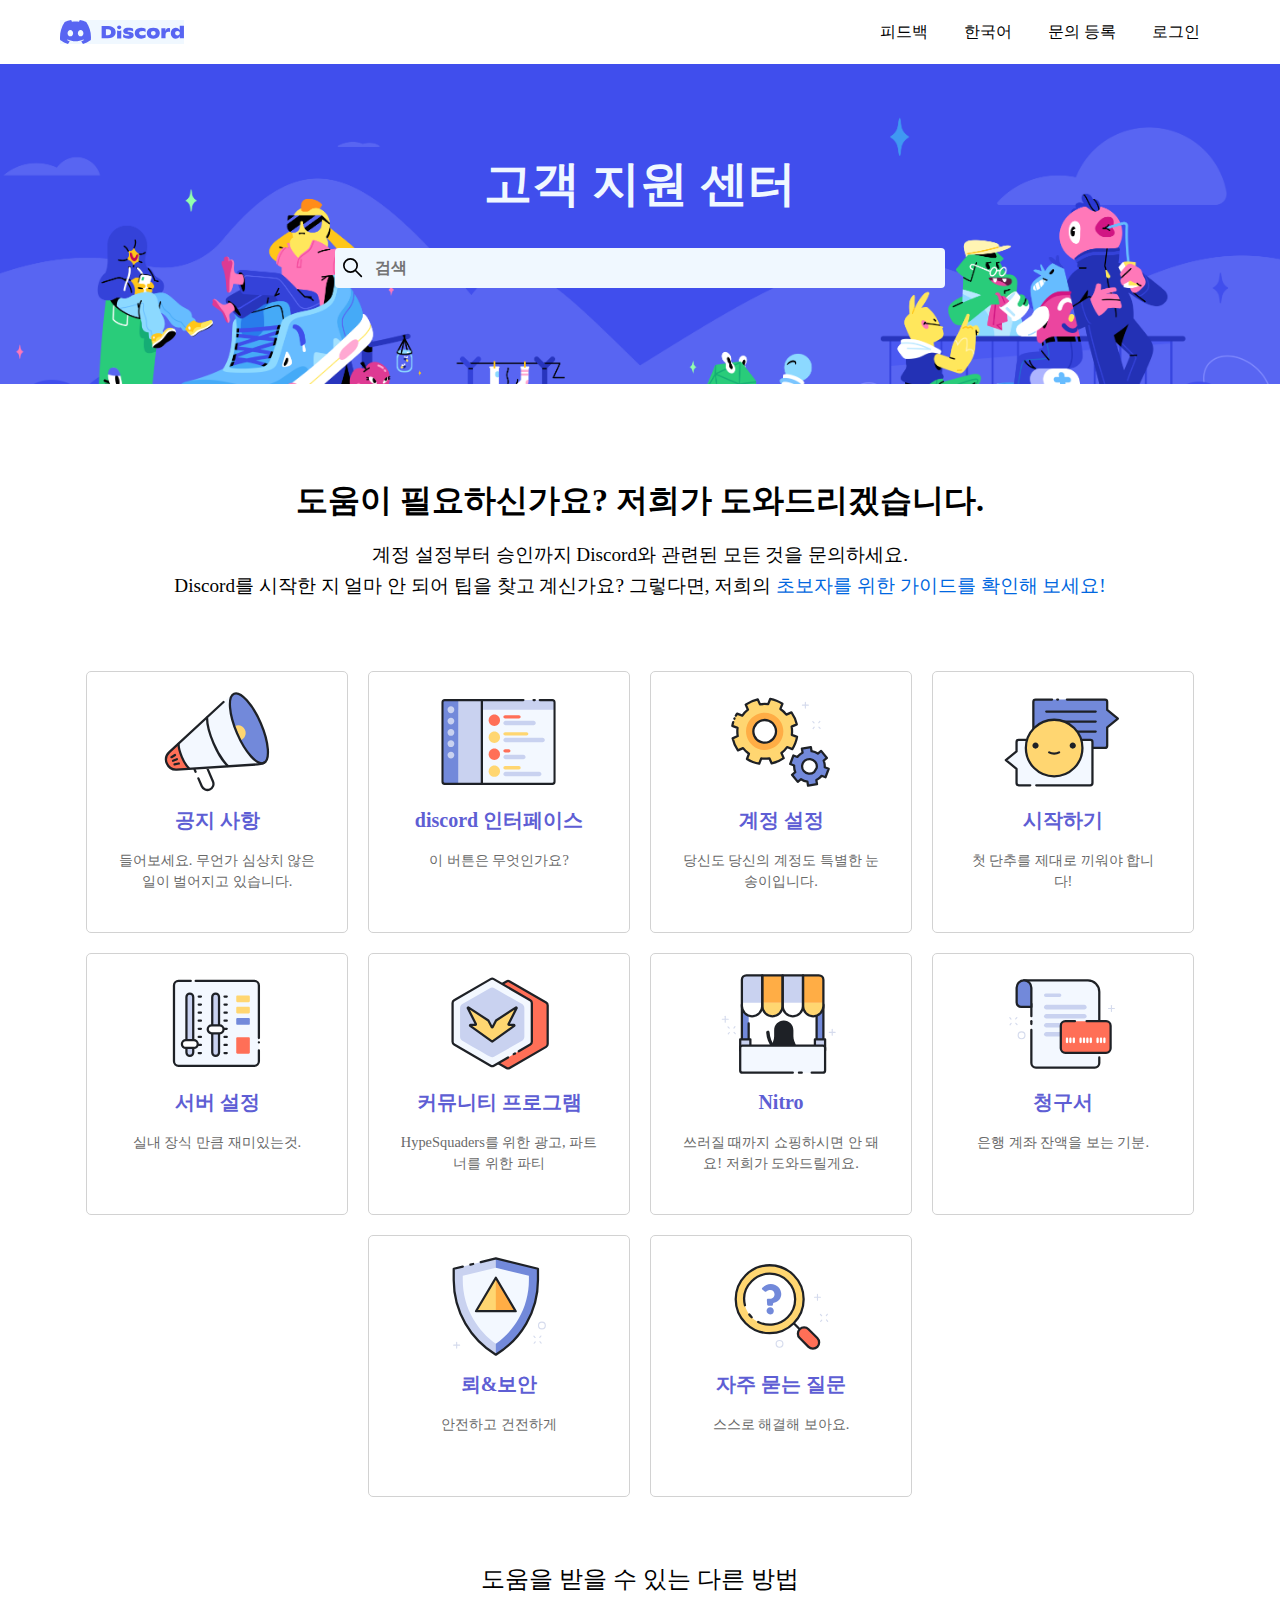
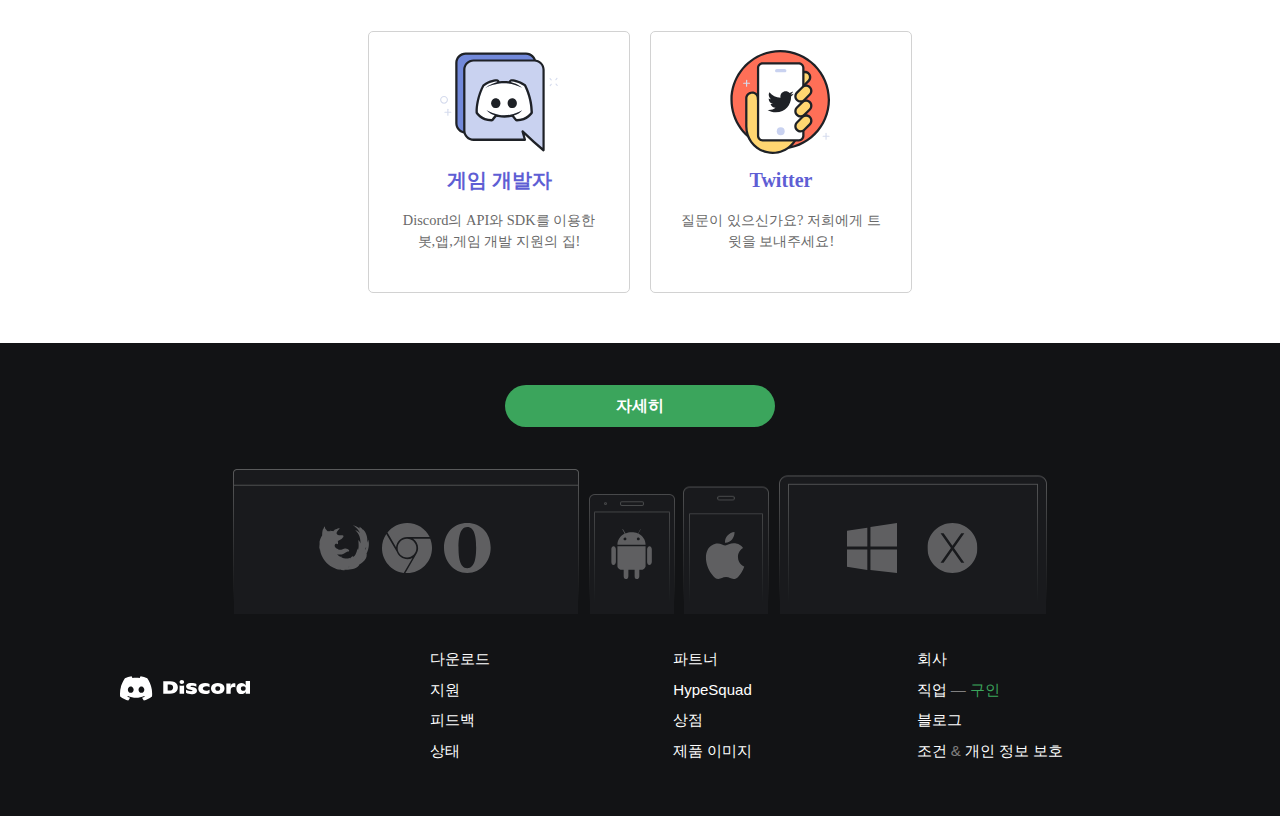
<file: index.html>
<!DOCTYPE html>
<html lang="ko">
<head>
    <meta charset="UTF-8">
    <meta http-equiv="X-UA-Compatible" content="IE=edge">
    <meta name="viewport" content="width=device-width, initial-scale=1.0">
    <title>Discord</title>
    <link rel="stylesheet" href="/css/reset.css">
    <link rel="stylesheet" href="/css/index.css">
<body>
    <header>
        <div class="header-inner">
            <a href="#">
            <figure class="blue-logo-wrap">
                <img src="/img/discord blue.svg" class="blue-logo-wrap"  alt="디스코드 배너 이미지">
            </figure>
            </a>

            <nav class="header-nav">
                <ul class="header-nav-wrap">
                    <li class="header-nav-btn">피드백<a href="#" class="feedback"></a></li>
                    <li class="header-nav-btn">한국어<a href="#" class="language"></a></li>
                    <li class="header-nav-btn">문의 등록<a href="#" class="question"></a></li>
                    <li class="header-nav-btn">로그인<a href="#" class="login"></a></li>
                </ul>
            </nav>
        </div>
    </header>

    <section id="intro">
        <div class="intro-inner">
            <div class="intro-title-wrap">
                <h1 class="intro-title">고객 지원 센터</h1>
            </div>
            <div class="input-container">
                <figure>
                    <svg xmlns="http://www.w3.org/2000/svg" width="12" height="12" focusable="false" viewBox="0 0 12 12" class="search-iconb" aria-hidden="true">
                    <circle cx="4.5" cy="4.5" r="4" fill="none" stroke="currentColor"></circle>
                    <path stroke="currentColor" stroke-linecap="round" d="M11 11L7.5 7.5"></path>
                </svg>
            </figure>
                <input class="search-bar" type="search" placeholder="검색">
            </div>
        </div>
    </section>

    <section id="main">
        <div class="main-title">
        <h2>도움이 필요하신가요? 저희가 도와드리겠습니다.</h2>
        <p>계정 설정부터 승인까지 Discord와 관련된 모든 것을 문의하세요.
            <br>
            Discord를 시작한 지 얼마 안 되어 팁을 찾고 계신가요? 그렇다면, 저희의 <a href="#" class="nub-guide">초보자를 위한 가이드를 확인해 보세요!</a>
        </p>
        </div>

        <div class="category">
            <ul class="category-wrap">
                <li class="category-item">
                    <a href="#" class="category-link"><img src="/img/lis1.svg" class="category-img" alt="확성기이미지"></a>
                    <h3 class="category-title">공지 사항</h3>
                    <p class="category-info">들어보세요. 무언가 심상치 않은 일이 벌어지고 있습니다.</p>
                </li>

                <li class="category-item">
                    <a href="#" class="category-link"><img src="/img/lis2.svg" class="category-img" alt="인터페이스이미지"></a>
                    <h3 class="category-title">discord 인터페이스</h3>
                    <p class="category-info">이 버튼은 무엇인가요?</p>
                </li>

                <li class="category-item">
                    <a href="#" class="category-link"><img src="/img/lis3.svg" class="category-img" alt="톱니바퀴이미지"></a>
                    <h3 class="category-title">계정 설정</h3>
                    <p class="category-info">당신도 당신의 계정도 특별한 눈송이입니다.</p>
                </li>

                <li class="category-item">
                    <a href="#" class="category-link"><img src="/img/lis4.svg" class="category-img" alt="스마일이미지"></a>
                    <h3 class="category-title">시작하기</h3>
                    <p class="category-info">첫 단추를 제대로 끼워야 합니다!</p>
                </li>

                <li class="category-item">
                    <a href="#" class="category-link"><img src="/img/lis5.svg" class="category-img" alt="서버설정이미지"></a>
                    <h3 class="category-title">서버 설정</h3>
                    <p class="category-info">실내 장식 만큼 재미있는것.</p>
                </li>

                <li class="category-item">
                    <a href="#" class="category-link"><img src="/img/lis6.svg" class="category-img" alt="커뮤니티이미지"></a>
                    <h3 class="category-title">커뮤니티 프로그램</h3>
                    <p class="category-info">HypeSquaders를 위한 광고, 파트 너를 위한 파티</p>
                </li>

                <li class="category-item">
                    <a href="#" class="category-link"><img src="/img/lis7.svg" class="category-img" alt="니트로이미지"></a>
                    <h3 class="category-title">Nitro</h3>
                    <p class="category-info">쓰러질 때까지 쇼핑하시면 안 돼요! 저희가 도와드릴게요.</p>
                </li>

                <li class="category-item">
                    <a href="#" class="category-link"><img src="/img/lis8.svg" class="category-img" alt="청구서이미지"></a>
                    <h3 class="category-title">청구서</h3>
                    <p class="category-info">은행 계좌 잔액을 보는 기분.</p>
                </li>

                <li class="category-item">
                    <a href="#" class="category-link"><img src="/img/lis9.svg" class="category-img" alt="방패이미지"></a>
                    <h3 class="category-title">뢰&보안</h3>
                    <p class="category-info">안전하고 건전하게</p>
                </li>

                <li class="category-item">
                    <a href="#" class="category-link"><img src="/img/lis10.svg" class="category-img" alt="돋보기이미지"></a>
                    <h3 class="category-title">자주 묻는 질문</h3>
                    <p class="category-info">스스로 해결해 보아요.</p>
                </li>

                </ul>

                <h2 class="gap-title">도움을 받을 수 있는 다른 방법</h2>

                <ul class="category-wrap">

                <li class="category-item">
                    <a href="#" class="category-link"><img src="/img/lis11.svg" class="category-img" alt="게임개발자이미지"></a>
                    <h3 class="category-title">게임 개발자</h3>
                    <p class="category-info">Discord의 API와 SDK를 이용한 봇,앱,게임 개발 지원의 집!</p>
                </li>

                <li class="category-item">
                    <a href="#" class="category-link"><img src="/img/lis12.svg" class="category-img" alt="트위터이미지"></a>
                    <h3 class="category-title">Twitter</h3>
                    <p class="category-info">질문이 있으신가요? 저희에게 트윗을 보내주세요!</p>
                </li>
            </ul>
        </div>

    </section>

    <footer>
        <div class="footer-wrap">
            <div class="topside">   
                <div class="green-btn-wrap"> <a href="#" class="green-btn"> 자세히 </a> </div>
                <div class="app">
                    <a href="#" class="app-icon"><img src="/img/bra.svg" alt="브라우저 이미지" class="browser"></a>
                    <a href="#" class="app-icon"><img src="/img/andro.svg" alt="안드로이드 이미지" class="android"></a>
                    <a href="#" class="app-icon"><img src="/img/apple.svg" alt="애플 이미지" class="apple"></a>
                    <a href="#" class="app-icon"><img src="/img/mic로soft하게.svg" alt="마이크로소프트 이미지" class="microsoft"></a>
                    <a href="#" class="app-icon"><img src="/img/x.svg" alt="맥 이미지" class="mac"></a>
                </div>
            </div>

            <nav class="bottomside">
                <div class="homelink">
                    <a href="#" class="discord-link">
                        <img src="/img/white ban.svg" class="discord-banner" alt="디스코드메인로고">
                    </a>
                </div>

                <div class="links-area">
                    <ul class="links">
                        <li> <a href="#" class="white">다운로드</a> </li>
                        <li> <a href="#" class="white">지원</a> </li>
                        <li> <a href="#" class="white">피드백</a> </li>
                        <li> <a href="#" class="white">상태</a> </li>
                    </ul>

                    <ul class="links">
                        <li> <a href="#" class="white">파트너</a> </li>
                        <li> <a href="#" class="white">HypeSquad</a> </li>
                        <li> <a href="#" class="white">상점</a> </li>
                        <li> <a href="#" class="white">제품 이미지</a> </li>
                    </ul>

                    <ul class="links">
                        <li> <a href="#" class="white">회사</a> </li>
                        <li> <a href="#" class="white">직업</a> <span class="gray"> —  </span> <span class="green">구인</span></li>
                        <li> <a href="#" class="white">블로그</a> </li>
                        <li> <a href="#" class="white">조건</a> <span class="gray">&</span> <a href="#" class="white">개인 정보 보호</a></li>
                        
                        
                    </ul>

                </div>

            </nav>
        </div>    
    </footer>
</body>
</html>
</file>
<file: css/index.css>
* {
	text-decoration: none;
	list-style: none;	
}
header {

}

.header-inner {
    max-width: 1160px;
    height: 64px;
    margin: 0 auto;
    padding: 0 50px;
    display: flex;
    justify-content: space-between;
    align-items: center;
    
}

.blue-logo-wrap {
    width: 124px;
    height:24px;
    background-color: aliceblue;
}

.blue-logo-wrap > img {
   box-sizing: border-box;
}

.header-nav {

}

.header-nav-wrap {
    padding: 0 20px;
    display: flex;
    gap: 36px;
}

#intro {
   
    
    
}

.intro-inner {
    display: flex;
    flex-direction: column;
    justify-content: center;
    row-gap: 40px;
    padding: 0 16px;
    background-image: url(../img/매인배경.png);
    background-size: cover;
    background-position: center;
    height: 320px;
    align-items: center;
    text-align: center;
}
.intro-inner > .intro-title-wrap {
    font-size: 3rem;
    color:aliceblue;
    font-weight: 700;
}
.input-container {
    margin: 0 auto;
    width: 610px;
    position: relative;
}
.input-container > figure {
    position: absolute;
    width: 20px;
    height: 20px;
    left: 8px;
    top: 50%;
    transform: translateY(-50%)
}

.search-iconb {
    display: block;
    width: 100%;
    height: 100%;
   

}

.search-bar {
    width: 100%;
    border-radius: 4px;
    border: none;
    background-color: aliceblue;
    box-sizing: border-box;
    color: rgb(97, 97, 214);
    font-weight: 600;
    font-size: 1rem;
    height: 40px;
    padding-left: 40px;
    padding-right: 20px;
}

#main {

}

.main-title {
    margin: 0 auto;
    padding-top: 100px;
    padding-bottom: 60px;
    text-align: center;

}

.main-title > h2 {
    padding: 0 10px;
    margin-bottom: 24px;
    font-size: 2rem;
    line-height: 100%;
    font-weight: 700;

}

.main-title > p {
    padding: 0 10px;
    font-size: 1.2rem;
    font-weight: 400;
    line-height: 1.6;
}

.nub-guide {
    color: rgba(0, 103, 224, 1);
}

.catergory {
    
}

.category-wrap {
    display: flex;
    flex-flow: row wrap;
    justify-content: center;
    text-align: center;

}

.category-img {
    width: 120px;
    height: 120px;
}

.category-item {
    background: white;
    padding: 10px;
    width: 240px;
    height: 240px;
    margin: 10px;
    color: #ccc;
    font-weight: bold;
    font-size: 3em;
    text-align: center;
    border-radius: 5px;
    border: 1px solid rgb(210, 210, 210);
}

.category-item > h3 {
    font-size: 1.25rem;
    font-weight: 600;   
    color: rgb(94, 94, 212);

}

.category-item > p {
    margin: 0 auto;
    margin-top: 20px;
    font-size: 0.9rem;
    font-weight: 500;
    width: 200px;
    color:dimgray;
    line-height: 1.4;
}

.gap-title {
    padding: 0 10px;
    text-align: center;
    font-size: 1.5rem;
    margin-top: 60px;
    margin-bottom: 30px;

}

footer {
    margin-top: 40px;
    background-color: #121315;
    background-size: 814px 145px;
    width: 100%;
}

.footer-wrap {
    width: 100%;
    max-width: 1100px;
    margin: 0 auto;
}

.topside {
    text-align: center;
    align-items: center;
    gap: 40px;
}
.green-btn-wrap {
   padding: 42px 10px;
    
}

.green-btn {
    padding: 0 10px;
    margin: 0 auto;
    display: flex;
    justify-content: center;
    align-items: center;
    width: 250px;
    height: 42px;
    border-radius: 25px;
    background-color: #3BA55C;
    font-weight: 600;
    font-size: 16px;
    color: #fff;
}

.app {
    position: relative;
    width: 814px;
    height: 145px;
    background-image: url(../img/footer-background.png);
    background-size: 814px 145px;
    background-position: center;
    margin: 0 auto;
}
.app-icon {
    opacity: 0.3;
}

.browser {
    position: absolute;
    top: 54px;
    left: 86px;

}

.android {
    position: absolute;
    top: 60px;
    left: 378px;
}

.apple {
    position: absolute;
    top: 62px;
    left: 472px;
}

.microsoft {
    position: absolute;
    top: 54px;
    left: 614px; 
}

.mac {
    position: absolute;
    top: 54px;
    left: 694px;
}

.app > a:hover {
opacity: 1;
transition: 0.2s;
}

.bottomside {
   display: flex;
   align-items: center;
   gap: 180px;
   padding: 0 30px 50px;
}

.homelink {
    display: flex;
}

.discord-link {
    display: block;
    height: 38px;
}

.links-area {
     display: flex;
     height: 100%;
     margin: 30px 0 0 0;
     width: 100%;
}

.links {
    display: flex;
    flex-flow: column;
    align-items: flex-start;
    width: 100%;
    
}

.links >li {
    padding: 4px 0;
    text-align: left;
    line-height: 1;
}

.white{
    color: #fff;
    font-family: "gg_sans","Noto Sans","Helvetica Neue",Helvetica,Arial,sans-serif;
    font-size: 15px;
    font-weight: 400;
    line-height: 1.5;
}

.gray {
    color: gray;
    font-family: "gg_sans","Noto Sans","Helvetica Neue",Helvetica,Arial,sans-serif;
    font-size: 15px;
    font-weight: 400;
    line-height: 1.5;
}

.green {
    color:#3BA55C;
    font-family: "gg_sans","Noto Sans","Helvetica Neue",Helvetica,Arial,sans-serif;
    font-size: 15px;
    font-weight: 400;
    line-height: 1.5;
}
</file>
